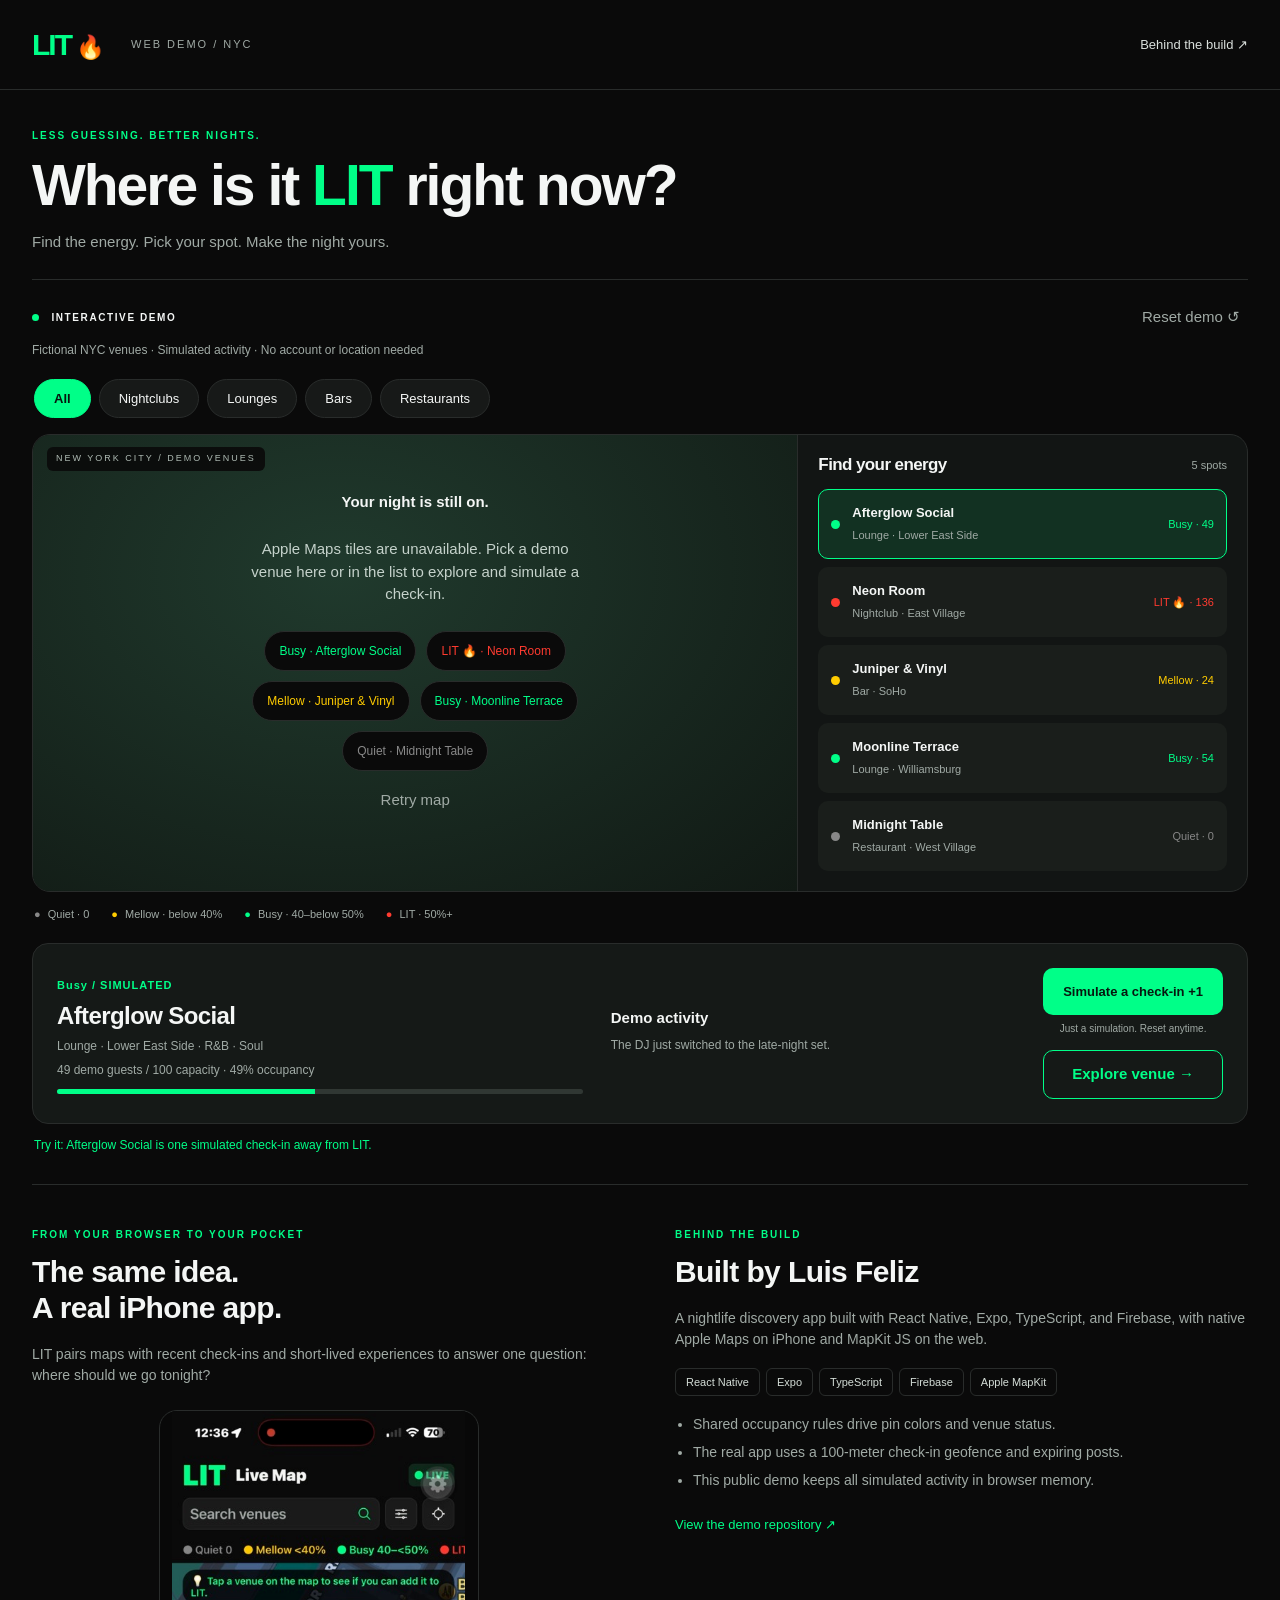
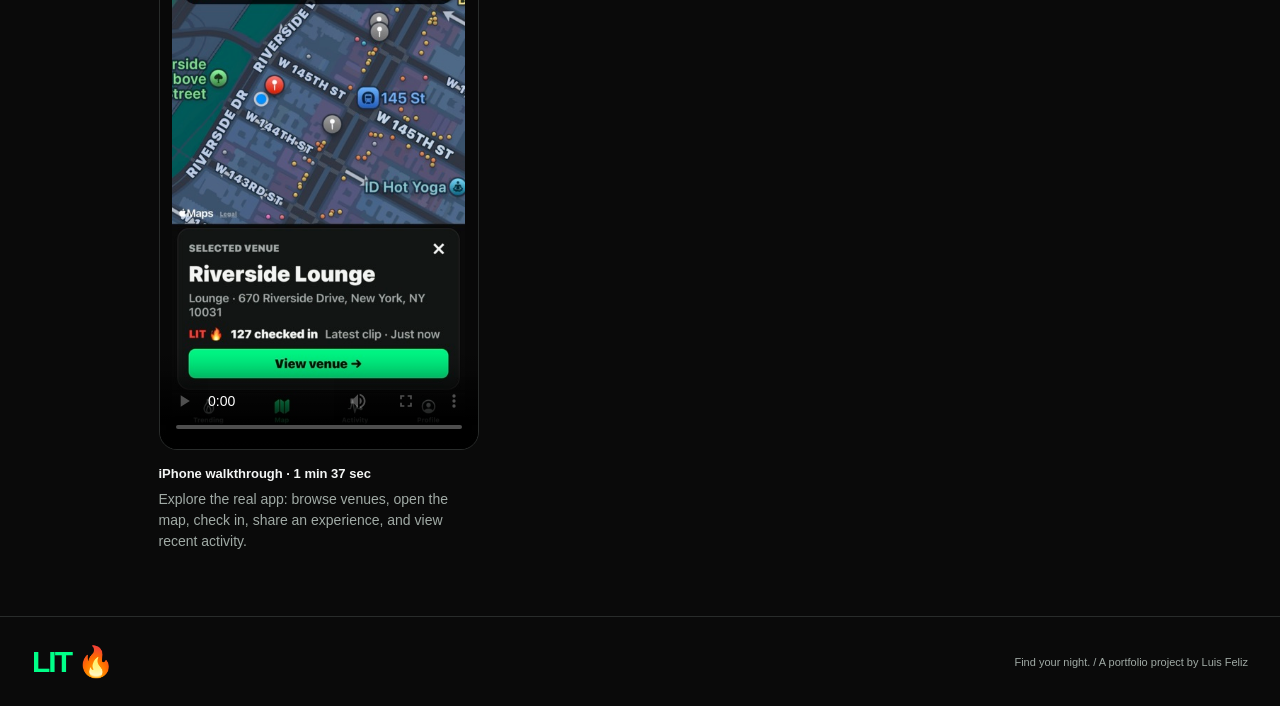
<file: index.html>
<!doctype html>
<html lang="en">
<head>
  <meta charset="utf-8"><meta name="viewport" content="width=device-width,initial-scale=1,viewport-fit=cover">
  <meta name="theme-color" content="#0A0A0A">
  <meta name="description" content="Where is it LIT right now? Explore Luis Feliz’s interactive NYC nightlife portfolio demo.">
  <meta property="og:title" content="LIT — Find your night"><meta property="og:description" content="Explore the interactive NYC nightlife demo. Built by Luis Feliz.">
  <title>LIT — Find your night</title><link rel="stylesheet" href="./showcase/style.css">
</head>
<body>
  <header class="topbar"><a class="brand" href="#demo" aria-label="LIT demo">LIT<span>🔥</span></a><span class="edition">WEB DEMO / NYC</span><a href="#built">Behind the build ↗</a></header>
  <main>
    <section class="intro"><p class="eyebrow">LESS GUESSING. BETTER NIGHTS.</p><h1>Where is it <em>LIT</em> right now?</h1><p>Find the energy. Pick your spot. Make the night yours.</p></section>
    <section id="demo" aria-label="Interactive venue demo">
      <div class="demo-bar"><span><i></i> INTERACTIVE DEMO</span><button id="reset" class="text-button">Reset demo ↺</button></div>
      <p class="disclosure">Fictional NYC venues · Simulated activity · No account or location needed</p>
      <div id="filters" class="filters" role="group" aria-label="Filter venue type"></div>
      <div class="workspace">
        <div class="map-panel"><div id="map" aria-label="NYC venue map"></div><div id="map-message" class="map-message"><p>Loading NYC map…</p></div><span class="map-caption">NEW YORK CITY / DEMO VENUES</span></div>
        <aside class="venue-panel"><div class="panel-heading"><h2>Find your energy</h2><span id="result-count"></span></div><div id="venues" class="venues"></div></aside>
      </div>
      <div class="legend" aria-label="Estimated occupancy legend"><span><b style="color:#888">●</b> Quiet · 0</span><span><b style="color:#FFCC00">●</b> Mellow · below 40%</span><span><b style="color:#00FF88">●</b> Busy · 40–below 50%</span><span><b style="color:#FF3B30">●</b> LIT · 50%+</span></div>
      <section id="detail" class="detail" aria-label="Selected venue"></section>
      <p id="announcement" class="announcement" role="status" aria-live="polite">Try it: Afterglow Social is one simulated check-in away from LIT.</p>
    </section>
    <section class="below" id="built"><div><p class="eyebrow">FROM YOUR BROWSER TO YOUR POCKET</p><h2>The same idea.<br>A real iPhone app.</h2><p>LIT pairs maps with recent check-ins and short-lived experiences to answer one question: where should we go tonight?</p><figure class="iphone-walkthrough" id="iphone-walkthrough"><video id="iphone-recording" controls playsinline preload="metadata" poster="./showcase/assets/iphone-walkthrough-poster.jpg" aria-label="LIT iPhone app walkthrough" aria-describedby="iphone-walkthrough-description"><source src="./showcase/assets/iphone-walkthrough.mp4" type="video/mp4">Your browser cannot play this video. <a href="./showcase/assets/iphone-walkthrough.mp4">Open the iPhone recording</a>.</video><figcaption id="iphone-walkthrough-description"><strong>iPhone walkthrough · 1 min 37 sec</strong><p>Explore the real app: browse venues, open the map, check in, share an experience, and view recent activity.</p></figcaption></figure></div><div class="engineering"><p class="eyebrow">BEHIND THE BUILD</p><h2>Built by Luis Feliz</h2><p>A nightlife discovery app built with React Native, Expo, TypeScript, and Firebase, with native Apple Maps on iPhone and MapKit JS on the web.</p><div class="tags"><span>React Native</span><span>Expo</span><span>TypeScript</span><span>Firebase</span><span>Apple MapKit</span></div><ul><li>Shared occupancy rules drive pin colors and venue status.</li><li>The real app uses a 100-meter check-in geofence and expiring posts.</li><li>This public demo keeps all simulated activity in browser memory.</li></ul><a href="https://github.com/Luisfeliz3/lit-web-demo" target="_blank" rel="noopener noreferrer">View the demo repository ↗</a></div></section>
  </main><footer><a class="brand" href="#demo">LIT 🔥</a><span>Find your night. / A portfolio project by Luis Feliz</span></footer>
  <noscript>This interactive demo needs JavaScript. Enable it and reload to explore fictional venues and simulate check-ins.</noscript>
  <script type="module" src="./showcase/main.js"></script>
</body>
</html>
</file>
<file: showcase/style.css>
:root {
  color-scheme:dark;
  --green:#00ff88;
  --bg:#0a0a0a;
  --line:#292c2b;
  --muted:#a0aaa5
}
* {
  box-sizing:border-box
}
html {
  scroll-behavior:smooth;
  scroll-padding-top:24px
}
body {
  margin:0;
  background:var(--bg);
  color:#f4f6f5;
  font-family:Arial,Helvetica,sans-serif;
  font-size:15px;
  line-height:1.5
}
a {
  color:var(--green);
  text-decoration:none
}
button {
  font:inherit;
  cursor:pointer
}
button:disabled {
  cursor:default;
  opacity:.55
}
a:focus-visible,button:focus-visible {
  outline:3px solid #fff;
  outline-offset:4px
}
button {
  color:inherit
}
.topbar,main,footer {
  max-width:1280px;
  margin:auto
}
.topbar {
  display:flex;
  align-items:center;
  gap:28px;
  padding:22px 32px;
  border-bottom:1px solid var(--line)
}
.brand {
  color:var(--green);
  font-size:30px;
  font-weight:900;
  letter-spacing:-2px
}
.brand span {
  font-size:23px;
  margin-left:5px
}
.edition {
  font-size:11px;
  color:var(--muted);
  letter-spacing:2px
}
.topbar>a:last-child {
  margin-left:auto;
  font-size:13px;
  color:#d9dfdb
}
main {
  padding:0 32px
}
.intro {
  padding:38px 0 26px
}
.eyebrow {
  font-size:10px;
  font-weight:800;
  letter-spacing:2px;
  color:var(--green);
  margin:0 0 12px
}
h1 {
  font-size:clamp(32px,4.5vw,57px);
  letter-spacing:-2px;
  line-height:1.08;
  margin:0 0 14px
}
h1 em {
  font-style:normal;
  color:var(--green)
}
.intro>p:last-child {
  margin:0;
  color:var(--muted)
}
.demo-bar {
  display:flex;
  align-items:center;
  justify-content:space-between;
  border-top:1px solid var(--line);
  padding-top:18px
}
.demo-bar>span {
  font-size:10px;
  letter-spacing:1.6px;
  font-weight:800
}
.demo-bar i {
  display:inline-block;
  background:var(--green);
  width:7px;
  height:7px;
  border-radius:50%;
  margin-right:8px
}
.text-button {
  background:none;
  border:0;
  color:var(--muted);
  padding:8px
}
.disclosure {
  font-size:12px;
  color:var(--muted);
  margin:4px 0 18px
}
.filters {
  display:flex;
  gap:8px;
  overflow-x:auto;
  padding:2px 2px 16px
}
.filters button {
  border:1px solid var(--line);
  background:#171918;
  border-radius:30px;
  padding:9px 19px;
  white-space:nowrap;
  font-size:13px
}
.filters button[aria-pressed=true] {
  background:var(--green);
  color:#07150e;
  border-color:var(--green);
  font-weight:700
}
.workspace {
  display:grid;
  grid-template-columns:minmax(0,1.7fr) minmax(310px,1fr);
  border:1px solid var(--line);
  border-radius:18px;
  overflow:hidden;
  background:#121514
}
.map-panel {
  position:relative;
  min-height:405px;
  background:#141c18
}
#map {
  position:absolute;
  inset:0
}
.map-message {
  position:absolute;
  inset:0;
  display:flex;
  flex-direction:column;
  align-items:center;
  justify-content:center;
  padding:24px;
  text-align:center;
  background:radial-gradient(ellipse at 40% 30%,#203a2d,#111914);
  gap:10px
}
.map-message p {
  max-width:350px;
  color:#c5d2cb
}
.map-message[hidden] {
  display:none
}
.schematic-pins {
  display:flex;
  flex-wrap:wrap;
  justify-content:center;
  gap:10px;
  max-width:440px
}
.schematic-pins button {
  border:1px solid var(--line);
  background:#0a0a0a;
  border-radius:20px;
  padding:10px 14px;
  font-size:12px
}
.map-caption {
  position:absolute;
  top:12px;
  left:14px;
  height:24px;
  pointer-events:none;
  font-size:9px;
  letter-spacing:2px;
  background:#0a0a0ae8;
  padding:5px 9px;
  border-radius:6px;
  color:#afbbb4
}
.venue-panel {
  padding:20px;
  border-left:1px solid var(--line)
}
.panel-heading {
  display:flex;
  justify-content:space-between;
  align-items:center;
  margin-bottom:14px;
  gap:10px
}
h2 {
  font-size:24px;
  line-height:1.2;
  letter-spacing:-.6px;
  margin:0 0 18px
}
.panel-heading h2 {
  font-size:17px;
  margin:0
}
.panel-heading>span {
  font-size:11px;
  color:var(--muted)
}
.venues {
  display:grid;
  gap:8px
}
.venue {
  display:flex;
  align-items:center;
  text-align:left;
  gap:12px;
  width:100%;
  padding:13px 12px;
  background:#1a1e1b;
  border:1px solid transparent;
  border-radius:10px
}
.venue[aria-pressed=true] {
  border-color:var(--green);
  background:#123122
}
.venue .dot {
  width:9px;
  height:9px;
  border-radius:50%;
  flex-shrink:0
}
.venue .info {
  flex:1
}
.venue strong {
  display:block;
  font-size:13px
}
.venue small {
  font-size:11px;
  color:var(--muted)
}
.venue .status {
  font-size:11px;
  white-space:nowrap
}
.legend {
  display:flex;
  gap:22px;
  flex-wrap:wrap;
  color:var(--muted);
  font-size:11px;
  padding:14px 2px
}
.legend b {
  margin-right:4px
}
.detail {
  margin-top:6px;
  background:#151917;
  border:1px solid var(--line);
  border-radius:16px;
  padding:24px;
  display:grid;
  grid-template-columns:1.3fr 1fr auto;
  gap:28px;
  align-items:center
}
.detail h2 {
  margin:6px 0;
  font-size:24px
}
.detail p {
  color:var(--muted);
  font-size:12px;
  margin:6px 0
}
.detail .status {
  font-size:11px;
  font-weight:800;
  letter-spacing:1px
}
.meter {
  background:#303733;
  border-radius:4px;
  height:5px;
  overflow:hidden;
  margin-top:10px
}
.meter span {
  height:100%;
  display:block
}
.primary {
  background:var(--green);
  color:#07170f;
  font-weight:800;
  border:0;
  border-radius:10px;
  padding:14px 20px;
  white-space:nowrap;
  font-size:13px
}
.simulation small {
  display:block;
  color:var(--muted);
  font-size:10px;
  text-align:center;
  margin-top:6px
}
.announcement {
  color:var(--green);
  font-size:12px;
  min-height:24px;
  margin:12px 2px
}
.below {
  display:grid;
  grid-template-columns:1fr 1fr;
  gap:70px;
  border-top:1px solid var(--line);
  padding:42px 0 50px;
  margin-top:24px
}
.below p:not(.eyebrow),.below li {
  font-size:14px;
  color:var(--muted)
}
.below h2 {
  font-size:30px
}
.iphone-walkthrough {
  width:100%;
  max-width:320px;
  margin:24px auto 0;
}
.iphone-walkthrough video {
  display:block;
  width:100%;
  max-height:640px;
  aspect-ratio:1320 / 2868;
  object-fit:contain;
  border-radius:18px;
  background:#080808;
  border:1px solid var(--line);
}
.iphone-walkthrough figcaption {
  margin-top:14px;
  font-size:13px;
}
.iphone-walkthrough figcaption p {
  font-size:12px;
  margin-top:6px;
}
.tags {
  display:flex;
  gap:6px;
  flex-wrap:wrap;
  margin:18px 0
}
.tags span {
  border:1px solid var(--line);
  padding:5px 10px;
  border-radius:6px;
  color:#d3dcd6;
  font-size:11px
}
.engineering ul {
  padding-left:18px
}
.engineering li {
  padding-bottom:7px
}
.engineering>a {
  font-size:13px
}
footer {
  border-top:1px solid var(--line);
  padding:22px 32px;
  display:flex;
  align-items:center;
  justify-content:space-between
}
footer>span {
  font-size:11px;
  color:var(--muted)
}
noscript {
  display:block;
  padding:24px
}
@media(max-width:760px) {
  .topbar {
    padding:16px 20px;
    gap:15px
  }
  .edition {
    font-size:9px;
    letter-spacing:1px
  }
  .topbar>a:last-child {
    font-size:11px
  }
  main {
    padding:0 20px
  }
  .intro {
    padding:30px 0 24px
  }
  .workspace {
    grid-template-columns:1fr
  }
  .map-panel {
    min-height:310px
  }
  .venue-panel {
    border-left:0;
    border-top:1px solid var(--line);
    padding:16px
  }
  .detail {
    grid-template-columns:1fr;
    gap:14px;
    padding:20px
  }
  .simulation .primary {
    width:100%
  }
  .simulation small {
    text-align:left
  }
  .legend {
    gap:8px 16px
  }
  .below {
    grid-template-columns:1fr;
    gap:32px;
    padding-top:30px
  }
  .below h2 {
    font-size:27px
  }
  footer {
    padding:20px;
    gap:20px
  }
  footer>span {
    max-width:210px;
    text-align:right
  }
  .disclosure {
    max-width:300px;
    font-size:11px
  }
}
@media(prefers-reduced-motion:reduce) {
  html {
    scroll-behavior:auto
  }
}
.map-panel.fallback {
  display:flex
}
.map-panel.fallback .map-message {
  position:relative;
  width:100%;
  min-height:405px;
  padding:36px 24px 52px
}
@media(max-width:760px) {
  .map-panel.fallback .map-message {
    padding:28px 20px 52px
  }
}
body {
  padding-left:env(safe-area-inset-left);
  padding-right:env(safe-area-inset-right);
  padding-bottom:env(safe-area-inset-bottom)
}
.explore-venue { display:block; width:100%; background:transparent; border:1px solid var(--green); color:var(--green); border-radius:10px; margin-top:14px; padding:12px; font-weight:700; }
.experience-open { overflow:hidden; }
.experience-dialog { background:#0a0a0a; color:#f4f6f5; border:1px solid #33443a; border-radius:20px; width:min(1000px,96vw); max-height:94dvh; padding:0; overscroll-behavior:contain; }
.experience-dialog::backdrop { background:#000c; backdrop-filter:blur(7px); }
.experience-toolbar { display:flex; justify-content:space-between; align-items:center; padding:12px 24px; position:sticky; top:0; z-index:2; background:#0a0a0af5; border-bottom:1px solid var(--line); }
.experience-toolbar .eyebrow { margin:0; }
.experience-hero { position:relative; height:270px; }
.experience-hero>img { width:100%; height:100%; object-fit:cover; }
.media-badge { position:absolute; bottom:12px; left:20px; background:#000c; border-radius:5px; padding:5px 8px; font-size:9px; letter-spacing:1px; }
.experience-heading,.presence-demo,.demo-composer,.experience-feed { padding:24px; }
.experience-heading { padding-bottom:0; }
.experience-heading h2 { margin:8px 0; font-size:32px; }
.experience-heading .status { font-size:11px; letter-spacing:1px; font-weight:800; }
.experience-heading p,.presence-demo p { color:var(--muted); font-size:13px; }
.presence-demo { border-bottom:1px solid var(--line); }
.presence-modes,.media-choices { display:flex; flex-wrap:wrap; gap:8px; }
.mode-button { background:#191e1b; border:1px solid #35463d; border-radius:20px; padding:9px 14px; font-size:12px; }
.mode-button[aria-pressed=true] { border-color:var(--green); color:var(--green); background:#123122; }
.presence-demo .demo-rule { font-size:11px; max-width:620px; margin-bottom:18px; }
.demo-composer { background:#121a16; border-bottom:1px solid var(--line); }
.demo-composer[hidden] { display:none; }
.demo-composer h3,.experience-feed h3 { margin:0 0 18px; }
.composer-preview { margin:16px 0; height:190px; background:#080a09; border-radius:10px; overflow:hidden; }
.composer-preview>img,.composer-preview>video { width:100%; height:100%; object-fit:contain; }
.demo-composer label { display:block; font-weight:700; font-size:13px; margin:10px 0; }
.demo-composer textarea,.comment-form input { background:#0a0f0c; color:#fff; border:1px solid #45584c; border-radius:8px; padding:12px; font:inherit; width:100%; min-width:0; }
.demo-composer textarea { resize:vertical; }
.composer-message { color:var(--muted); font-size:12px; }
.experience-cards { display:grid; grid-template-columns:repeat(3,minmax(0,1fr)); gap:16px; align-items:start; }
.experience-card { background:#161c18; border:1px solid var(--line); border-radius:12px; overflow:hidden; }
.experience-card>img,.experience-card>video { width:100%; height:280px; object-fit:cover; display:block; background:#000; }
.experience-card>video { object-fit:contain; }
.post-meta { display:flex; flex-direction:column; gap:4px; padding:14px 14px 0; font-size:12px; }
.expiry { color:var(--green); font-size:10px; }
.post-caption { padding:0 14px; font-size:13px; overflow-wrap:anywhere; }
.media-note { display:block; padding:0 14px 10px; color:var(--muted); font-size:9px; }
.demo-comments { border-top:1px solid var(--line); padding:4px 14px; }
.demo-comments p { font-size:12px; color:#c1ccc5; overflow-wrap:anywhere; }
.comment-form { display:flex; gap:3px; padding:10px; }
.comment-form input { font-size:12px; padding:9px; }
.comment-form button { color:var(--green); }
.comment-error { color:#ffd0b5; font-size:11px; padding:0 12px; }
@media(max-width:760px) {
  .experience-dialog { width:100vw; max-width:100vw; height:100dvh; max-height:100dvh; border:0; border-radius:0; }
  .experience-toolbar { padding:calc(12px + env(safe-area-inset-top)) 16px 12px; }
  .experience-hero { height:220px; }
  .experience-heading,.presence-demo,.demo-composer,.experience-feed { padding:20px; }
  .experience-heading h2 { font-size:28px; }
  .experience-cards { grid-template-columns:1fr; }
  .experience-card>img,.experience-card>video { height:360px; }
  .experience-feed { padding-bottom:calc(24px + env(safe-area-inset-bottom)); }
}
</file>
